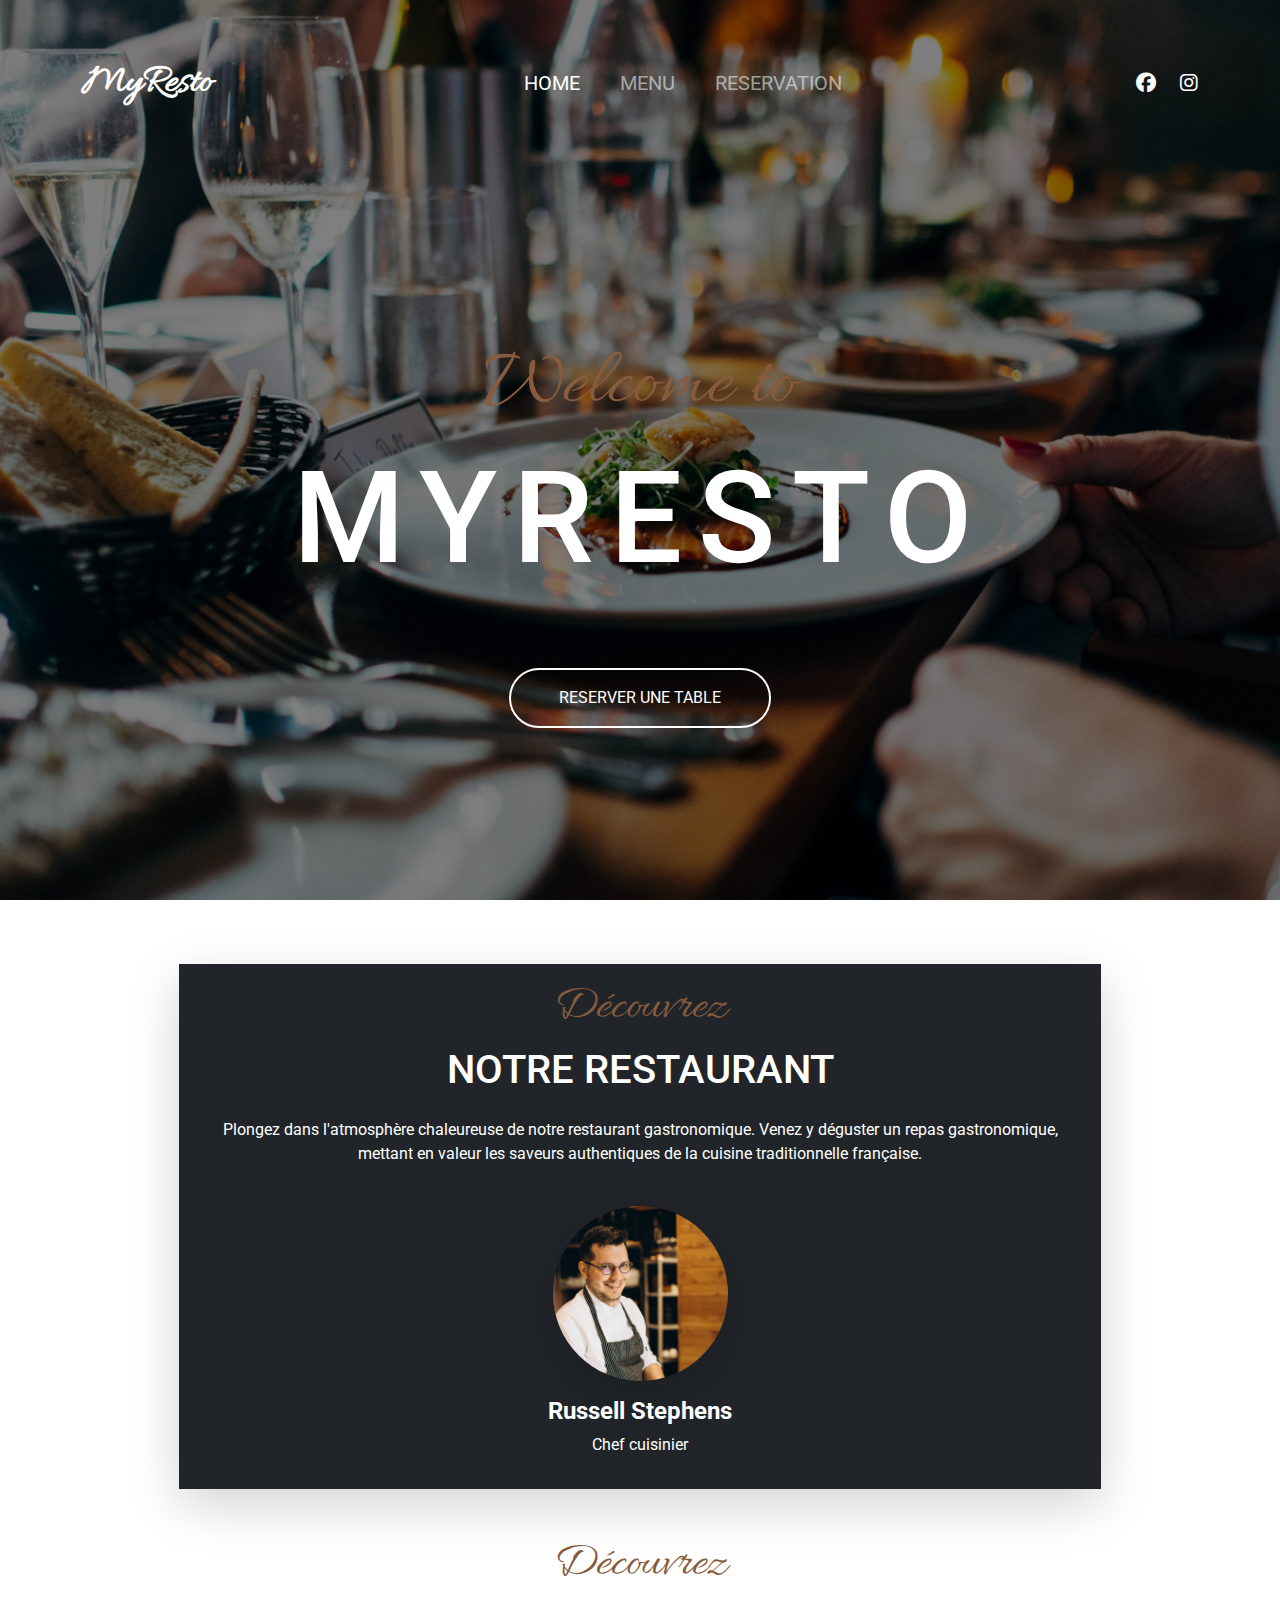
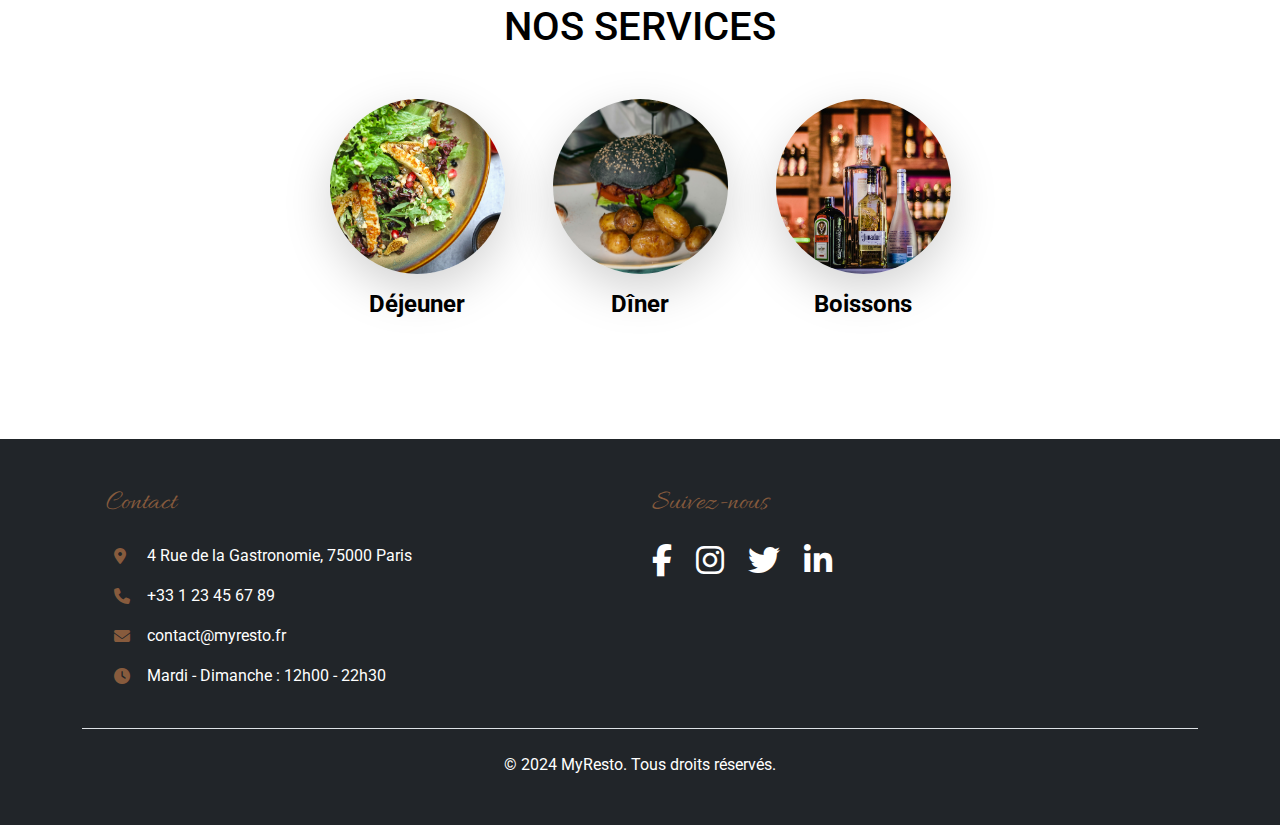
<file: index.html>
<!doctype html>
    <html lang="fr">

        <head>
            <meta charset="UTF-8">
            <meta name="viewport" content="width=device-width, initial-scale=1">
            <link rel="stylesheet" href="assets/style/style.css">
            <link href="https://cdn.jsdelivr.net/npm/bootstrap@5.3.3/dist/css/bootstrap.min.css" rel="stylesheet"
                  integrity="sha384-QWTKZyjpPEjISv5WaRU9OFeRpok6YctnYmDr5pNlyT2bRjXh0JMhjY6hW+ALEwIH" crossorigin="anonymous">
            <link rel="stylesheet" href="https://cdnjs.cloudflare.com/ajax/libs/font-awesome/6.2.1/css/all.min.css">
            <title>MyResto</title>
        </head>

        <body>

            <section class="hero-section">
                <header>
                    <!-- MENU NAVIGATION-->
                    <nav class="navbar navbar-expand-lg navbar-dark p-5">
                        <div class="container d-flex justify-content-between align-items-center">
                            <a class="navbar-brand fw-bold fs-1 font-resto" href="#">MyResto</a>
                            <button class="navbar-toggler" type="button" data-bs-toggle="collapse" data-bs-target="#navbarNav"
                                    aria-controls="navbarNav" aria-expanded="false" aria-label="Toggle navigation">
                                <span class="navbar-toggler-icon"></span>
                            </button>
                            <div class="collapse navbar-collapse justify-content-center" id="navbarNav">
                                <ul class="navbar-nav justify-content-center gap-4 fs-5">
                                    <li class="nav-item">
                                        <a class="nav-link active" href="#">HOME</a>
                                    </li>
                                    <li class="nav-item">
                                        <a class="nav-link" href="menu.html">MENU</a>
                                    </li>
                                    <li class="nav-item">
                                        <a class="nav-link" href="reservation.html">RESERVATION</a>
                                    </li>
                                </ul>
                            </div>
                            <div class="d-flex align-items-center d-none d-lg-flex gap-4 fs-5">
                                <a href="#" target="_blank" class="text-white"><i class="fa-brands fa-facebook"></i></a>
                                <a href="#" target="_blank" class="text-white"><i class="fa-brands fa-instagram"></i></a>
                            </div>
                        </div>
                    </nav>
                    <!-- FIN MENU NAVIGATION-->
                </header>

                <section class="flex-grow-1 d-flex justify-content-center align-items-center content-section">
                    <div class="flex-grow-1 d-flex justify-content-center align-items-center text-center flex-column">
                        <h2 class="font-resto content-title">Welcome to</h2>
                        <h1 class="font-roboto content-subtitle text-white">MYRESTO</h1>
                        <button class="p-3 p-md-3 ps-md-5 pe-md-5 ps-3 pe-3 rounded-pill book-button fs-9">RESERVER UNE TABLE</button>
                    </div>
                </section>
            </section>

            <main>
                <section class="discover-content d-flex justify-content-start align-items-center flex-column">
                    <div class="store-card shadow-lg h-md-50 pb-3" style="background-color: #212529">
                        <h2 class="font-resto content-title text-center pt-3">Découvrez</h2>
                        <h1 class="font-roboto text-white text-center">NOTRE RESTAURANT</h1>
                        <p class="text-center text-white p-3">
                            Plongez dans l'atmosphère chaleureuse de notre restaurant gastronomique. Venez
                            y déguster un repas gastronomique, mettant en valeur les saveurs authentiques de
                            la cuisine traditionnelle française.
                        </p>
                        <div class="d-flex flex-column align-items-center mt-4">
                            <img src="assets/img/img-chef-cuisto.jpg" alt="chef cuisinier du restaurant"
                                 class="rounded-circle img-fluid shadow-lg"
                                 style="width: 175px; height: 175px; object-fit: cover;">
                            <div class="mt-3">
                                <h4 class="text-white fw-bold text-center">Russell Stephens</h4>
                                <p class="text-white text-center">Chef cuisinier</p>
                            </div>
                        </div>
                    </div>
                    <div class="services-card pb-5">
                        <h2 class="font-resto content-title text-center pt-5">Découvrez</h2>
                        <h1 class="font-roboto text-black text-center">NOS SERVICES</h1>
                        <div class="d-flex justify-content-center align-items-center gap-5 mt-5 flex-md-row flex-column">
                            <div>
                                <img src="assets/img/img-launch.jpg" alt="chef cuisinier du restaurant"
                                     class="rounded-circle img-fluid shadow-lg img-services"
                                     style="width: 175px; height: 175px; object-fit: cover;">
                                <h4 class="text-black fw-bold text-center mt-3">Déjeuner</h4>
                            </div>
                            <div>
                                <img src="assets/img/img-dinner.jpg" alt="chef cuisinier du restaurant"
                                     class="rounded-circle img-fluid shadow-lg img-services"
                                     style="width: 175px; height: 175px; object-fit: cover;">
                                <h4 class="text-black fw-bold text-center mt-3">Dîner</h4>
                            </div>
                            <div>
                                <img src="assets/img/img-drinks.jpg" alt="chef cuisinier du restaurant"
                                     class="rounded-circle img-fluid shadow-lg img-services"
                                     style="width: 175px; height: 175px; object-fit: cover;">
                                <h4 class="text-black fw-bold text-center mt-3">Boissons</h4>
                            </div>
                        </div>
                    </div>
                </section>
            </main>

            <footer class="bg-dark text-white py-5">
                <div class="container">
                    <div class="row">
                        <!-- Section Contact -->
                        <div class="col-md-6 mb-4 mb-md-0">
                            <h3 class="font-resto text-brown mb-4 mx-md-4">Contact</h3>
                            <ul>
                                <li class="mb-3 d-flex align-items-center">
                                    <i class="fas fa-map-marker-alt me-2 text-brown"></i>
                                    4 Rue de la Gastronomie, 75000 Paris
                                </li>
                                <li class="mb-3 d-flex align-items-center">
                                    <i class="fas fa-phone me-2 text-brown"></i>
                                    +33 1 23 45 67 89
                                </li>
                                <li class="mb-3 d-flex align-items-center">
                                    <i class="fas fa-envelope me-2 text-brown"></i>
                                    contact@myresto.fr
                                </li>
                                <li class="d-flex align-items-center">
                                    <i class="fas fa-clock me-2 text-brown"></i>
                                    Mardi - Dimanche : 12h00 - 22h30
                                </li>
                            </ul>
                        </div>

                        <!-- Section Suivez-nous -->
                        <div class="col-md-6">
                            <h3 class="font-resto text-brown mb-4">Suivez-nous</h3>
                            <div class="d-flex gap-4 social-icons">
                                <a href="#" class="text-white social-link">
                                    <i class="fab fa-facebook-f fa-2x"></i>
                                </a>
                                <a href="#" class="text-white social-link">
                                    <i class="fab fa-instagram fa-2x"></i>
                                </a>
                                <a href="#" class="text-white social-link">
                                    <i class="fab fa-twitter fa-2x"></i>
                                </a>
                                <a href="#" class="text-white social-link">
                                    <i class="fab fa-linkedin-in fa-2x"></i>
                                </a>
                            </div>
                        </div>
                    </div>

                    <!-- Copyright -->
                    <div class="text-center mt-4 pt-4 border-top">
                        <p class="mb-0">&copy; 2024 MyResto. Tous droits réservés.</p>
                    </div>
                </div>
            </footer>

        </body>
        <script src="https://cdn.jsdelivr.net/npm/bootstrap@5.3.3/dist/js/bootstrap.bundle.min.js"
                integrity="sha384-YvpcrYf0tY3lHB60NNkmXc5s9fDVZLESaAA55NDzOxhy9GkcIdslK1eN7N6jIeHz"
                crossorigin="anonymous">
        </script>
    </html>
</file>
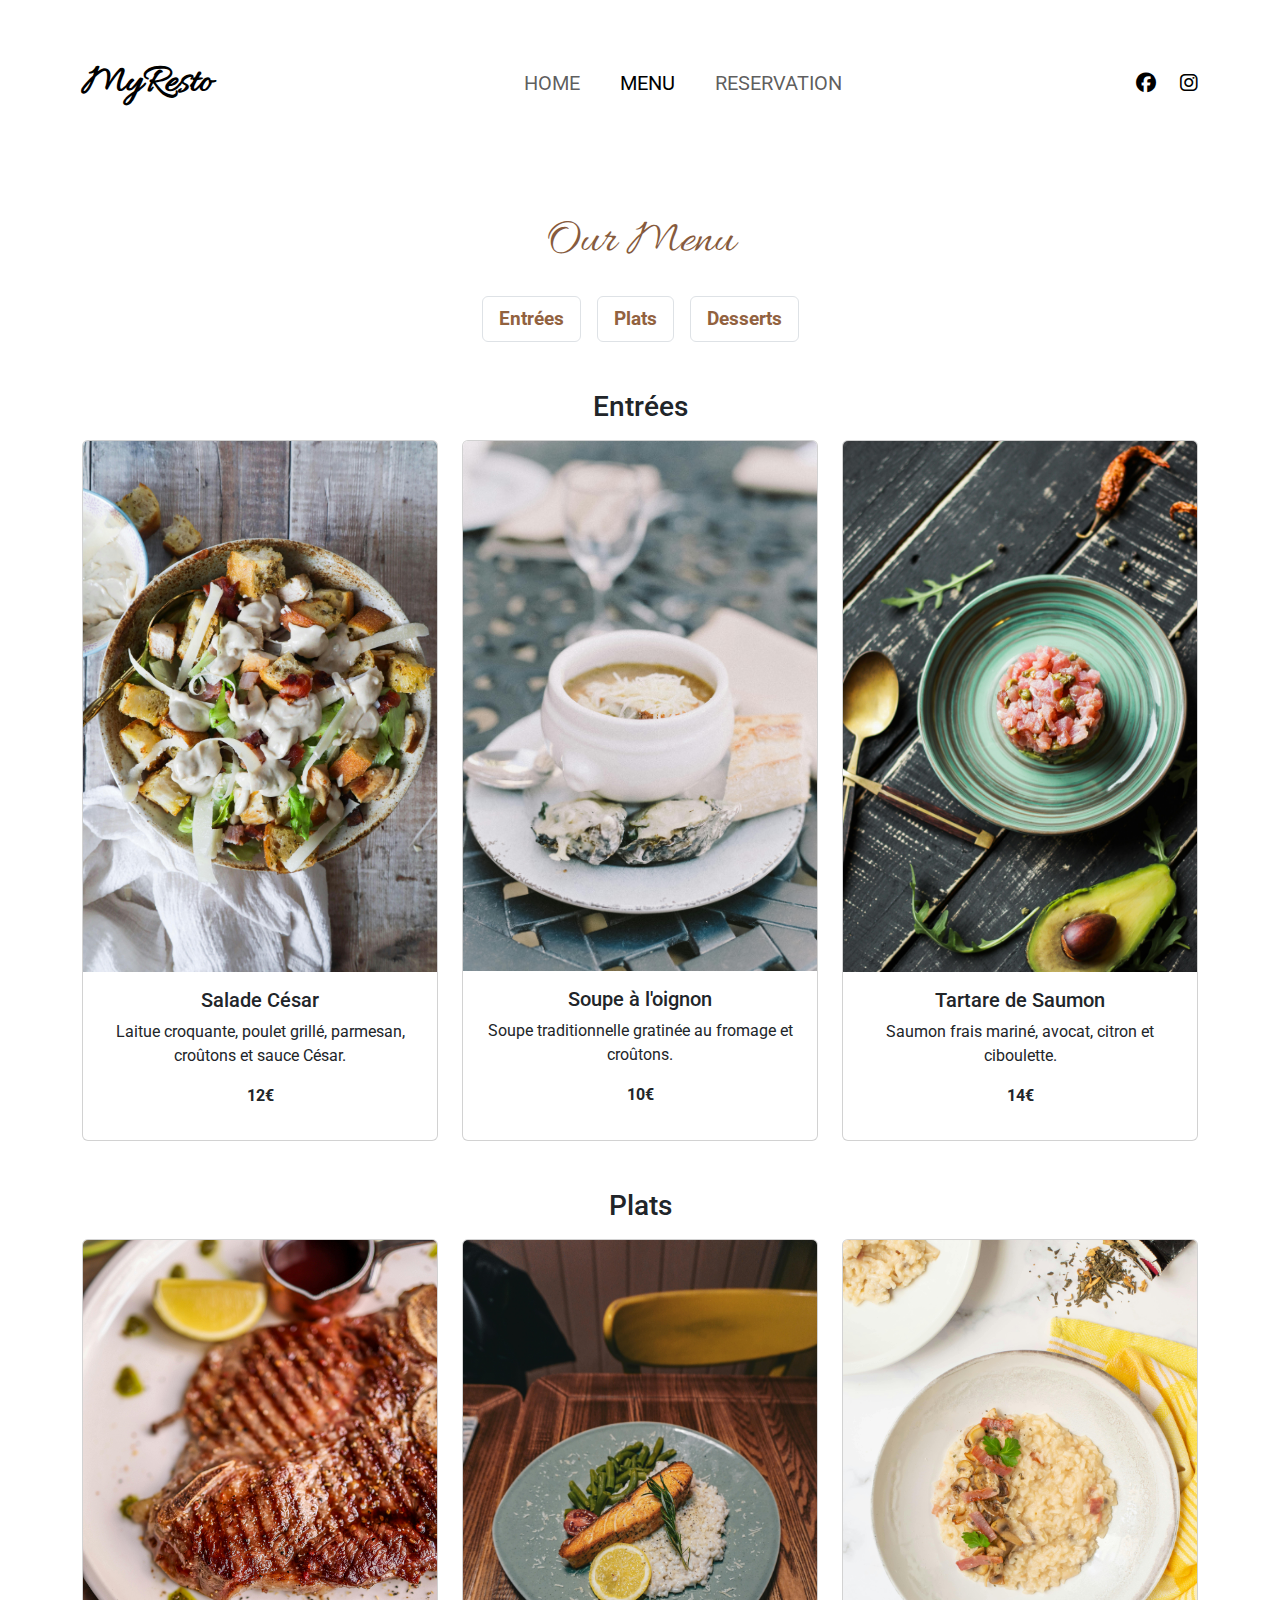
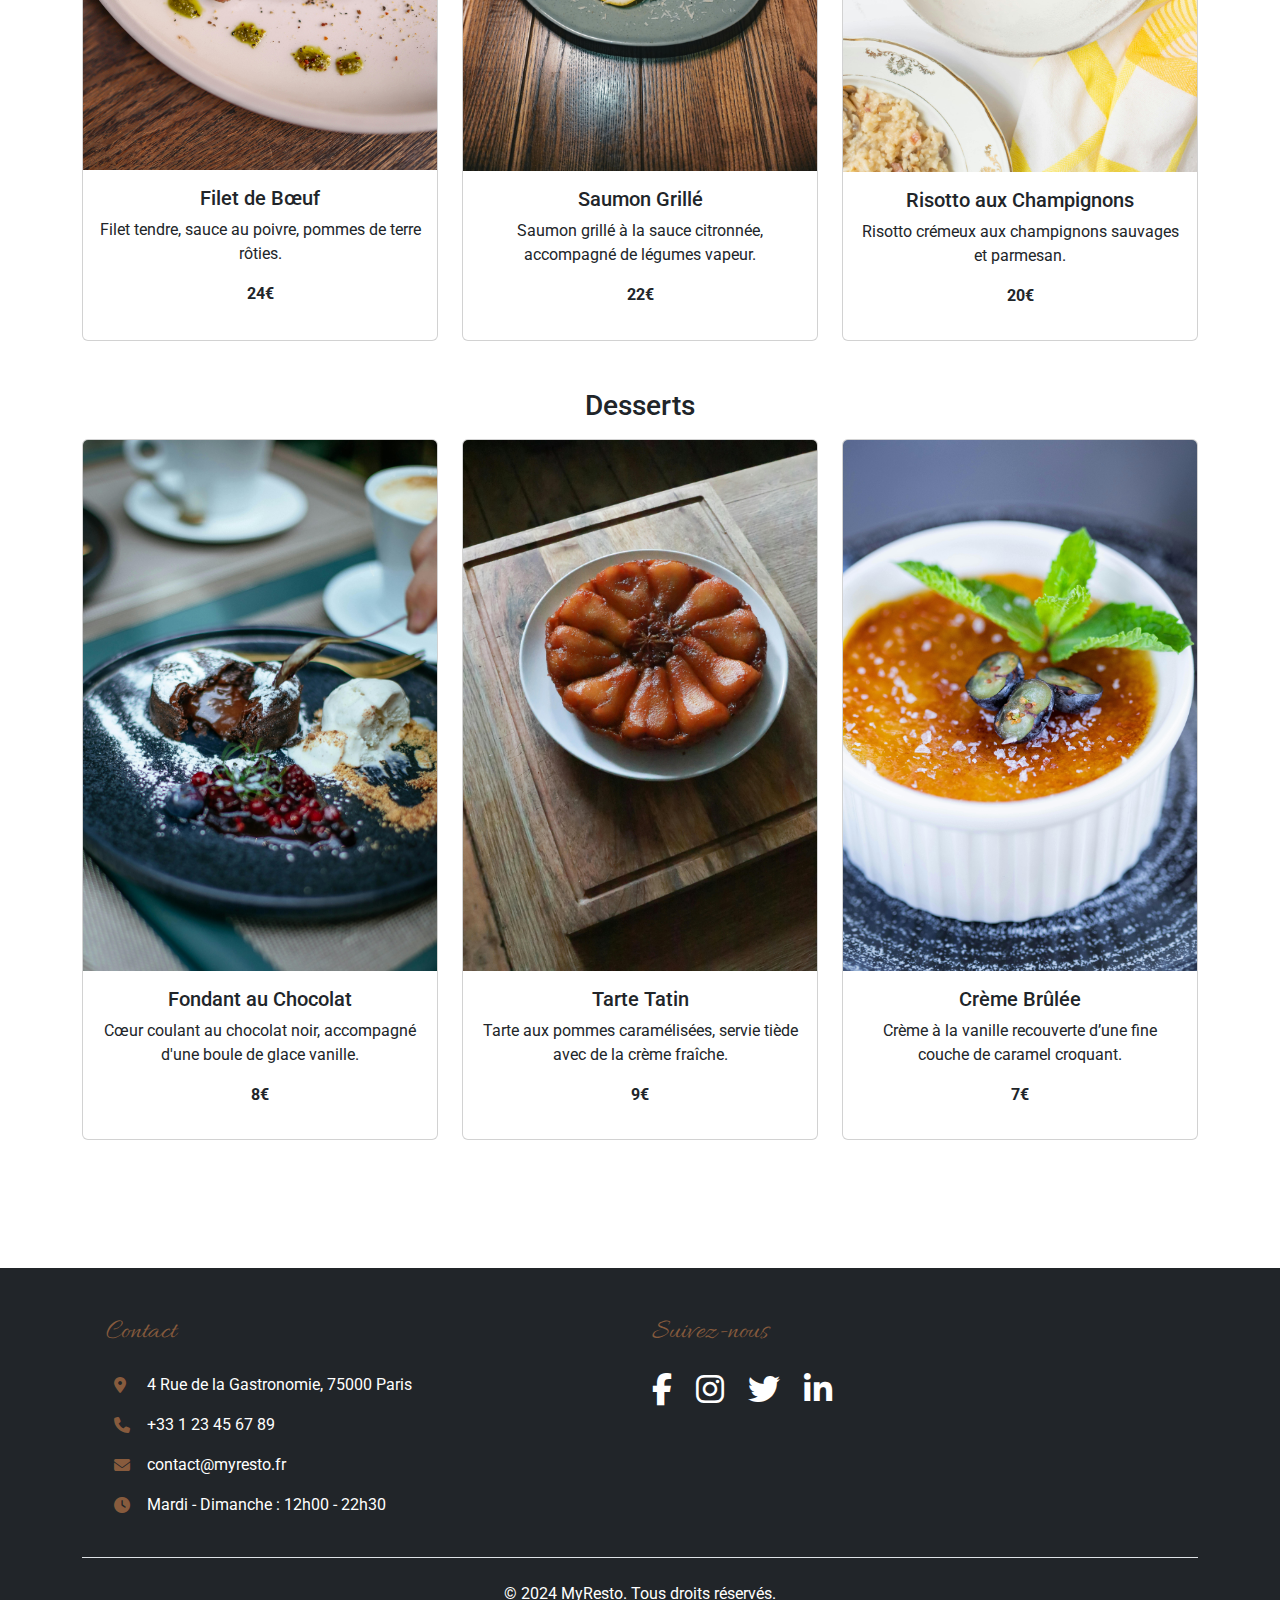
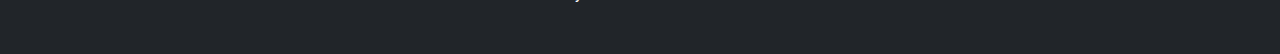
<file: menu.html>
<!doctype html>
<html lang="fr">

    <head>
        <meta charset="UTF-8">
        <meta name="viewport" content="width=device-width, initial-scale=1">
        <link rel="stylesheet" href="assets/style/style.css">
        <link href="https://cdn.jsdelivr.net/npm/bootstrap@5.3.3/dist/css/bootstrap.min.css" rel="stylesheet"
              integrity="sha384-QWTKZyjpPEjISv5WaRU9OFeRpok6YctnYmDr5pNlyT2bRjXh0JMhjY6hW+ALEwIH" crossorigin="anonymous">
        <link rel="stylesheet" href="https://cdnjs.cloudflare.com/ajax/libs/font-awesome/6.2.1/css/all.min.css">
        <title>MyResto</title>
    </head>

    <body>
        <header>
            <!-- MENU NAVIGATION-->
            <nav class="navbar navbar-expand-lg navbar-light p-5">
                <div class="container d-flex justify-content-between align-items-center">
                    <a class="navbar-brand fw-bold fs-1 font-resto" href="#">MyResto</a>
                    <button class="navbar-toggler" type="button" data-bs-toggle="collapse" data-bs-target="#navbarNav"
                            aria-controls="navbarNav" aria-expanded="false" aria-label="Toggle navigation">
                        <span class="navbar-toggler-icon"></span>
                    </button>
                    <div class="collapse navbar-collapse justify-content-center" id="navbarNav">
                        <ul class="navbar-nav justify-content-center gap-4 fs-5">
                            <li class="nav-item">
                                <a class="nav-link" href="index.html">HOME</a>
                            </li>
                            <li class="nav-item">
                                <a class="nav-link active" href="#">MENU</a>
                            </li>
                            <li class="nav-item">
                                <a class="nav-link" href="reservation.html">RESERVATION</a>
                            </li>
                        </ul>
                    </div>
                    <div class="d-flex align-items-center d-none d-lg-flex gap-4 fs-5">
                        <a href="#" target="_blank" class="text-black"><i class="fa-brands fa-facebook"></i></a>
                        <a href="#" target="_blank" class="text-black"><i class="fa-brands fa-instagram"></i></a>
                    </div>
                </div>
            </nav>
            <!-- FIN MENU NAVIGATION-->
        </header>

        <main>
            <section class="container my-5">
                <h2 class="text-center font-resto content-title">Our Menu</h2>
                <div class="container mt-4">
                    <ul class="nav nav-pills justify-content-center gap-3">
                        <li class="nav-item">
                            <a class="nav-link border" href="#entrees">Entrées</a>
                        </li>
                        <li class="nav-item">
                            <a class="nav-link border" href="#plats">Plats</a>
                        </li>
                        <li class="nav-item">
                            <a class="nav-link border" href="#desserts">Desserts</a>
                        </li>
                    </ul>
                </div>

                <!-- Entrées -->
                <section id="entrees">
                    <h3 class="text-center mt-5 mb-3 font-roboto">Entrées</h3>
                    <div class="row row-cols-1 row-cols-md-3 g-4">
                        <div class="col">
                            <div class="card h-100">
                                <img src="assets/img/salade-cesar.jpg" class="card-img-top" alt="Salade César">
                                <div class="card-body text-center">
                                    <h5 class="card-title">Salade César</h5>
                                    <p class="card-text">Laitue croquante, poulet grillé, parmesan, croûtons et sauce César.</p>
                                    <p class="fw-bold">12€</p>
                                </div>
                            </div>
                        </div>
                        <div class="col">
                            <div class="card h-100">
                                <img src="assets/img/soupe-oignon.jpg" class="card-img-top" alt="Soupe à l'oignon">
                                <div class="card-body text-center">
                                    <h5 class="card-title">Soupe à l'oignon</h5>
                                    <p class="card-text">Soupe traditionnelle gratinée au fromage et croûtons.</p>
                                    <p class="fw-bold">10€</p>
                                </div>
                            </div>
                        </div>
                        <div class="col">
                            <div class="card h-100">
                                <img src="assets/img/tartare-saumon.jpg" class="card-img-top" alt="Tartare de saumon">
                                <div class="card-body text-center">
                                    <h5 class="card-title">Tartare de Saumon</h5>
                                    <p class="card-text">Saumon frais mariné, avocat, citron et ciboulette.</p>
                                    <p class="fw-bold">14€</p>
                                </div>
                            </div>
                        </div>
                    </div>
                </section>

                <!-- Plats -->
                <section id="plats">
                    <h3 class="text-center mt-5 mb-3 font-roboto">Plats</h3>
                    <div class="row row-cols-1 row-cols-md-3 g-4">
                        <div class="col">
                            <div class="card h-100">
                                <img src="assets/img/filet-boeuf.jpg" class="card-img-top" alt="Filet de bœuf">
                                <div class="card-body text-center">
                                    <h5 class="card-title">Filet de Bœuf</h5>
                                    <p class="card-text">Filet tendre, sauce au poivre, pommes de terre rôties.</p>
                                    <p class="fw-bold">24€</p>
                                </div>
                            </div>
                        </div>
                        <div class="col">
                            <div class="card h-100">
                                <img src="assets/img/saumon-grille.jpg" class="card-img-top" alt="Saumon grillé">
                                <div class="card-body text-center">
                                    <h5 class="card-title">Saumon Grillé</h5>
                                    <p class="card-text">Saumon grillé à la sauce citronnée, accompagné de légumes vapeur.</p>
                                    <p class="fw-bold">22€</p>
                                </div>
                            </div>
                        </div>
                        <div class="col">
                            <div class="card h-100">
                                <img src="assets/img/risotto.jpg" class="card-img-top" alt="Risotto aux champignons">
                                <div class="card-body text-center">
                                    <h5 class="card-title">Risotto aux Champignons</h5>
                                    <p class="card-text">Risotto crémeux aux champignons sauvages et parmesan.</p>
                                    <p class="fw-bold">20€</p>
                                </div>
                            </div>
                        </div>
                    </div>
                </section>

                <!-- Desserts -->
                <section id="desserts">
                    <h3 class="text-center mt-5 mb-3 font-roboto">Desserts</h3>
                    <div class="row row-cols-1 row-cols-md-3 g-4" style="margin-bottom: 8rem">
                        <div class="col">
                            <div class="card h-100">
                                <img src="assets/img/fondant-chocolat.jpg" class="card-img-top" alt="Fondant au chocolat">
                                <div class="card-body text-center">
                                    <h5 class="card-title">Fondant au Chocolat</h5>
                                    <p class="card-text">Cœur coulant au chocolat noir, accompagné d'une boule de glace vanille.</p>
                                    <p class="fw-bold">8€</p>
                                </div>
                            </div>
                        </div>
                        <div class="col">
                            <div class="card h-100">
                                <img src="assets/img/tarte-tatin.jpg" class="card-img-top" alt="Tarte Tatin">
                                <div class="card-body text-center">
                                    <h5 class="card-title">Tarte Tatin</h5>
                                    <p class="card-text">Tarte aux pommes caramélisées, servie tiède avec de la crème fraîche.</p>
                                    <p class="fw-bold">9€</p>
                                </div>
                            </div>
                        </div>
                        <div class="col">
                            <div class="card h-100">
                                <img src="assets/img/creme-brulee.jpg" class="card-img-top" alt="Crème Brûlée">
                                <div class="card-body text-center">
                                    <h5 class="card-title">Crème Brûlée</h5>
                                    <p class="card-text">Crème à la vanille recouverte d’une fine couche de caramel croquant.</p>
                                    <p class="fw-bold">7€</p>
                                </div>
                            </div>
                        </div>
                    </div>
                </section>
            </section>
        </main>

        <footer class="bg-dark text-white py-5">
            <div class="container">
                <div class="row">
                    <!-- Section Contact -->
                    <div class="col-md-6 mb-4 mb-md-0">
                        <h3 class="font-resto text-brown mb-4 mx-md-4">Contact</h3>
                        <ul>
                            <li class="mb-3 d-flex align-items-center">
                                <i class="fas fa-map-marker-alt me-2 text-brown"></i>
                                4 Rue de la Gastronomie, 75000 Paris
                            </li>
                            <li class="mb-3 d-flex align-items-center">
                                <i class="fas fa-phone me-2 text-brown"></i>
                                +33 1 23 45 67 89
                            </li>
                            <li class="mb-3 d-flex align-items-center">
                                <i class="fas fa-envelope me-2 text-brown"></i>
                                contact@myresto.fr
                            </li>
                            <li class="d-flex align-items-center">
                                <i class="fas fa-clock me-2 text-brown"></i>
                                Mardi - Dimanche : 12h00 - 22h30
                            </li>
                        </ul>
                    </div>

                    <!-- Section Suivez-nous -->
                    <div class="col-md-6">
                        <h3 class="font-resto text-brown mb-4">Suivez-nous</h3>
                        <div class="d-flex gap-4 social-icons">
                            <a href="#" class="text-white social-link">
                                <i class="fab fa-facebook-f fa-2x"></i>
                            </a>
                            <a href="#" class="text-white social-link">
                                <i class="fab fa-instagram fa-2x"></i>
                            </a>
                            <a href="#" class="text-white social-link">
                                <i class="fab fa-twitter fa-2x"></i>
                            </a>
                            <a href="#" class="text-white social-link">
                                <i class="fab fa-linkedin-in fa-2x"></i>
                            </a>
                        </div>
                    </div>
                </div>

                <!-- Copyright -->
                <div class="text-center mt-4 pt-4 border-top">
                    <p class="mb-0">&copy; 2024 MyResto. Tous droits réservés.</p>
                </div>
            </div>
        </footer>

    </body>
    <script src="https://cdn.jsdelivr.net/npm/bootstrap@5.3.3/dist/js/bootstrap.bundle.min.js"
            integrity="sha384-YvpcrYf0tY3lHB60NNkmXc5s9fDVZLESaAA55NDzOxhy9GkcIdslK1eN7N6jIeHz"
            crossorigin="anonymous">
    </script>
</html>
</file>
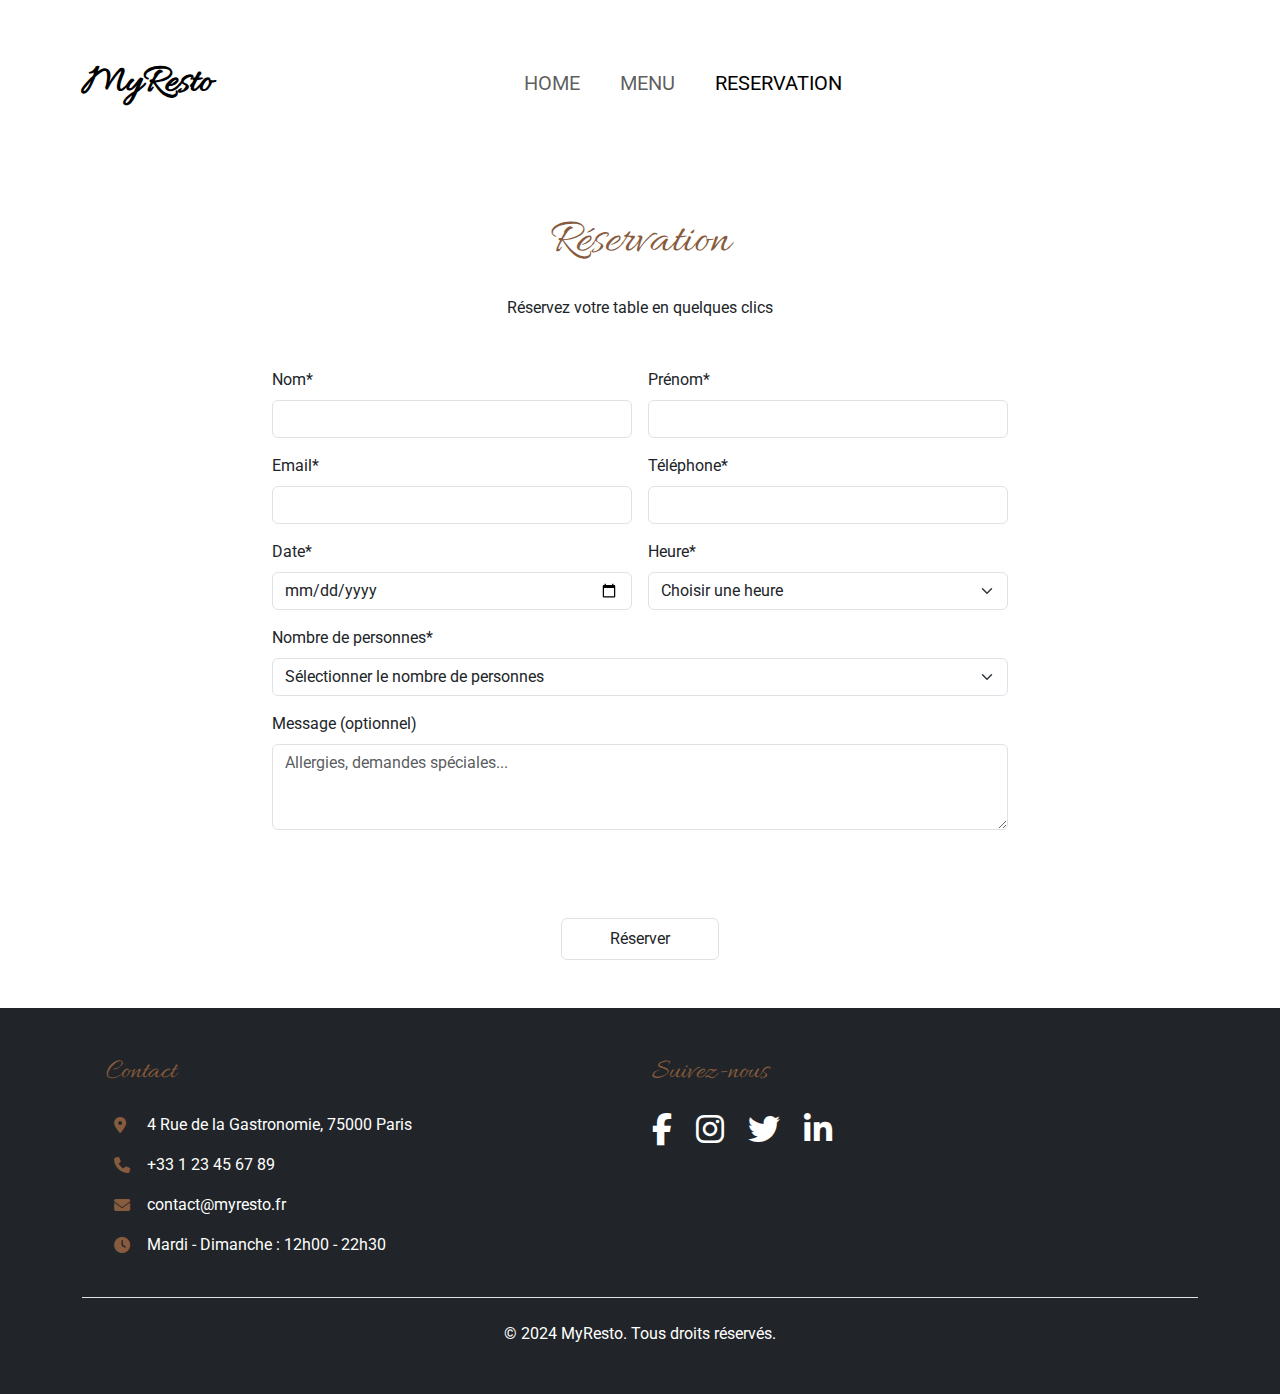
<file: reservation.html>
<!doctype html>
<html lang="fr">

    <head>
        <meta charset="UTF-8">
        <meta name="viewport" content="width=device-width, initial-scale=1">
        <link rel="stylesheet" href="assets/style/style.css">
        <link href="https://cdn.jsdelivr.net/npm/bootstrap@5.3.3/dist/css/bootstrap.min.css" rel="stylesheet"
              integrity="sha384-QWTKZyjpPEjISv5WaRU9OFeRpok6YctnYmDr5pNlyT2bRjXh0JMhjY6hW+ALEwIH" crossorigin="anonymous">
        <link rel="stylesheet" href="https://cdnjs.cloudflare.com/ajax/libs/font-awesome/6.2.1/css/all.min.css">
        <script src="assets/js/script.js"></script>
        <title>MyResto</title>
    </head>

    <body class="d-flex flex-column min-vh-100">
        <header>
            <!-- MENU NAVIGATION-->
            <nav class="navbar navbar-expand-lg navbar-light p-5">
                <div class="container d-flex justify-content-between align-items-center">
                    <a class="navbar-brand fw-bold fs-1 font-resto" href="#">MyResto</a>
                    <button class="navbar-toggler" type="button" data-bs-toggle="collapse" data-bs-target="#navbarNav"
                            aria-controls="navbarNav" aria-expanded="false" aria-label="Toggle navigation">
                        <span class="navbar-toggler-icon"></span>
                    </button>
                    <div class="collapse navbar-collapse justify-content-center" id="navbarNav">
                        <ul class="navbar-nav justify-content-center gap-4 fs-5">
                            <li class="nav-item">
                                <a class="nav-link" href="index.html">HOME</a>
                            </li>
                            <li class="nav-item">
                                <a class="nav-link" href="menu.html">MENU</a>
                            </li>
                            <li class="nav-item">
                                <a class="nav-link active" href="#">RESERVATION</a>
                            </li>
                        </ul>
                    </div>
                    <div class="d-flex align-items-center d-none d-lg-flex gap-4 fs-5">
                        <a href="#" target="_blank" class="text-white"><i class="fa-brands fa-facebook"></i></a>
                        <a href="#" target="_blank" class="text-white"><i class="fa-brands fa-instagram"></i></a>
                    </div>
                </div>
            </nav>
            <!-- FIN MENU NAVIGATION-->
        </header>

        <main class="container py-5 flex-grow-1">
            <div class="row justify-content-center">
                <div class="col-md-8">
                    <h2 class="text-center font-resto text-brown mb-4" style="font-size: 3rem;">Réservation</h2>
                    <p class="text-center mb-5">Réservez votre table en quelques clics</p>

                    <form id="reservationForm" class="needs-validation" novalidate>
                        <div class="row g-3">
                            <!-- Nom et Prénom -->
                            <div class="col-md-6">
                                <label for="nom" class="form-label">Nom*</label>
                                <input type="text" class="form-control" id="nom" required>
                                <div class="invalid-feedback">
                                    Veuillez entrer votre nom
                                </div>
                            </div>
                            <div class="col-md-6">
                                <label for="prenom" class="form-label">Prénom*</label>
                                <input type="text" class="form-control" id="prenom" required>
                                <div class="invalid-feedback">
                                    Veuillez entrer votre prénom
                                </div>
                            </div>

                            <!-- Email et Téléphone -->
                            <div class="col-md-6">
                                <label for="email" class="form-label">Email*</label>
                                <input type="email" class="form-control" id="email" required>
                                <div class="invalid-feedback">
                                    Veuillez entrer une adresse email valide
                                </div>
                            </div>
                            <div class="col-md-6">
                                <label for="telephone" class="form-label">Téléphone*</label>
                                <input type="tel" class="form-control" id="telephone" required>
                                <div class="invalid-feedback">
                                    Veuillez entrer votre numéro de téléphone
                                </div>
                            </div>

                            <!-- Date et Heure -->
                            <div class="col-md-6">
                                <label for="date" class="form-label">Date*</label>
                                <input type="date" class="form-control" id="date" required>
                                <div class="invalid-feedback">
                                    Veuillez choisir une date
                                </div>
                            </div>
                            <div class="col-md-6">
                                <label for="heure" class="form-label">Heure*</label>
                                <select class="form-select" id="heure" required>
                                    <option value="">Choisir une heure</option>
                                    <option value="12:00">12:00</option>
                                    <option value="12:30">12:30</option>
                                    <option value="13:00">13:00</option>
                                    <option value="13:30">13:30</option>
                                    <option value="19:00">19:00</option>
                                    <option value="19:30">19:30</option>
                                    <option value="20:00">20:00</option>
                                    <option value="20:30">20:30</option>
                                    <option value="21:00">21:00</option>
                                </select>
                                <div class="invalid-feedback">
                                    Veuillez choisir une heure
                                </div>
                            </div>

                            <!-- Nombre de personnes -->
                            <div class="col-md-12">
                                <label for="personnes" class="form-label">Nombre de personnes*</label>
                                <select class="form-select" id="personnes" required>
                                    <option value="">Sélectionner le nombre de personnes</option>
                                    <option value="1">1 personne</option>
                                    <option value="2">2 personnes</option>
                                    <option value="3">3 personnes</option>
                                    <option value="4">4 personnes</option>
                                    <option value="5">5 personnes</option>
                                    <option value="6">6 personnes</option>
                                    <option value="7">7 personnes</option>
                                    <option value="8">8 personnes</option>
                                </select>
                                <div class="invalid-feedback">
                                    Veuillez sélectionner le nombre de personnes
                                </div>
                            </div>

                            <!-- Message -->
                            <div class="col-12">
                                <label for="message" class="form-label">Message (optionnel)</label>
                                <textarea class="form-control" id="message" rows="3" placeholder="Allergies, demandes spéciales..."></textarea>
                            </div>

                            <!-- Bouton de soumission -->
                            <div class="col-12 text-center mt-4">
                                <button type="submit" class="btn book-button px-5 py-2 border">Réserver</button>
                            </div>
                        </div>
                    </form>

                    <!-- Message de confirmation (caché par défaut) -->
                    <div class="alert alert-success mt-4 text-center" id="confirmationMessage" style="display: none;">
                        Votre réservation a été envoyée avec succès ! Nous vous contacterons rapidement pour la confirmation.
                    </div>
                </div>
            </div>
        </main>

        <footer class="bg-dark text-white py-5">
            <div class="container">
                <div class="row">
                    <!-- Section Contact -->
                    <div class="col-md-6 mb-4 mb-md-0">
                        <h3 class="font-resto text-brown mb-4 mx-md-4">Contact</h3>
                        <ul>
                            <li class="mb-3 d-flex align-items-center">
                                <i class="fas fa-map-marker-alt me-2 text-brown"></i>
                                4 Rue de la Gastronomie, 75000 Paris
                            </li>
                            <li class="mb-3 d-flex align-items-center">
                                <i class="fas fa-phone me-2 text-brown"></i>
                                +33 1 23 45 67 89
                            </li>
                            <li class="mb-3 d-flex align-items-center">
                                <i class="fas fa-envelope me-2 text-brown"></i>
                                contact@myresto.fr
                            </li>
                            <li class="d-flex align-items-center">
                                <i class="fas fa-clock me-2 text-brown"></i>
                                Mardi - Dimanche : 12h00 - 22h30
                            </li>
                        </ul>
                    </div>

                    <!-- Section Suivez-nous -->
                    <div class="col-md-6">
                        <h3 class="font-resto text-brown mb-4">Suivez-nous</h3>
                        <div class="d-flex gap-4 social-icons">
                            <a href="#" class="text-white social-link">
                                <i class="fab fa-facebook-f fa-2x"></i>
                            </a>
                            <a href="#" class="text-white social-link">
                                <i class="fab fa-instagram fa-2x"></i>
                            </a>
                            <a href="#" class="text-white social-link">
                                <i class="fab fa-twitter fa-2x"></i>
                            </a>
                            <a href="#" class="text-white social-link">
                                <i class="fab fa-linkedin-in fa-2x"></i>
                            </a>
                        </div>
                    </div>
                </div>

                <!-- Copyright -->
                <div class="text-center mt-4 pt-4 border-top">
                    <p class="mb-0">&copy; 2024 MyResto. Tous droits réservés.</p>
                </div>
            </div>
        </footer>
    </body>
    <script src="https://cdn.jsdelivr.net/npm/bootstrap@5.3.3/dist/js/bootstrap.bundle.min.js"
            integrity="sha384-YvpcrYf0tY3lHB60NNkmXc5s9fDVZLESaAA55NDzOxhy9GkcIdslK1eN7N6jIeHz"
            crossorigin="anonymous">
    </script>
</html>
</file>
<file: assets/style/style.css>
@import url('https://fonts.googleapis.com/css2?family=Allura&family=Roboto:ital,wght@0,100..900;1,100..900&display=swap');
@import url('https://fonts.googleapis.com/css2?family=Allura&family=Roboto:ital,wght@0,100..900;1,100..900&display=swap');

/* Background */
*
{
    font-family: "Roboto", serif;
    scroll-behavior: smooth;
}

.hero-section {
    height: 100vh;
    width: 100%;
    background: linear-gradient(rgba(0, 0, 0, 0.5), rgba(0, 0, 0, 0.5)), url('../img/img-background.jpg');
    background-size: cover;
    background-position: center;
    display: flex;
    flex-direction: column;
}

/* Header */

.font-resto
{
    font-family: "Allura", serif;
}

.font-roboto
{
    font-family: "Roboto", serif;
}

/* Hero section */

.content-subtitle
{
    font-size: 8rem;
    letter-spacing: 1rem;
}

.hero-section h2.font-resto {
    font-size: 5rem;
}

.book-button
{
    background-color: transparent;
    border: 2px solid white;
    margin-top: 4rem;
    color: white;
}

.book-button:hover
{
    transition: all 0.4s;
    background-color: white;
    color: black;
}

.content-title
{
    color: #875b3d;
    font-size: 3rem;
}

.store-card
{
    width: 80%;
}

.discover-content
{
    padding: 4rem;
    height: auto;
}

/* Footer Styles */

.text-brown {
    color: #875b3d;
}

.social-link {
    transition: all 0.3s ease;
}

.social-link:hover {
    color: #875b3d !important;
    transform: translateY(-5px);
}

.social-icons {
    margin-top: 1rem;
}

footer ul li i {
    min-width: 25px;
}

/* Menu page */

.nav-pills .nav-link {
    font-size: 1.2rem;
    font-weight: bold;
    color: #92623f;
}

.nav-pills .nav-link:hover {
    color: black;
}

/* Responsive */

@media (max-width: 991px) { /* Applique uniquement en mode mobile */
    #navbarNav .navbar-nav {
        text-align: center;
        width: 100%;
    }

    #navbarNav .nav-item {
        width: 100%;
    }
}

@media screen and (max-width: 768px) {
    .hero-section h2.font-resto {
        font-size: 2.5rem;
    }

    .hero-section h1.font-roboto {
        font-size: 3.5rem;
    }
    .book-button
    {
        margin-top: 2rem;
        font-size: 10px;
    }
    .content-section
    {
        margin-top: -10rem;
    }
    .discover-content
    {
        padding: 1.5rem;
    }
    .img-services
    {
        width: 100px;
        height: 100px;
    }
    footer h3 {
        text-align: center;
    }
    footer .social-icons {
        justify-content: center;
    }
    footer ul {
        text-align: left;
    }
}

@media screen and (max-width: 480px) {
    .hero-section h2.font-resto {
        font-size: 2rem;
    }

    .hero-section h1.font-roboto {
        font-size: 3rem;
    }
}
</file>
